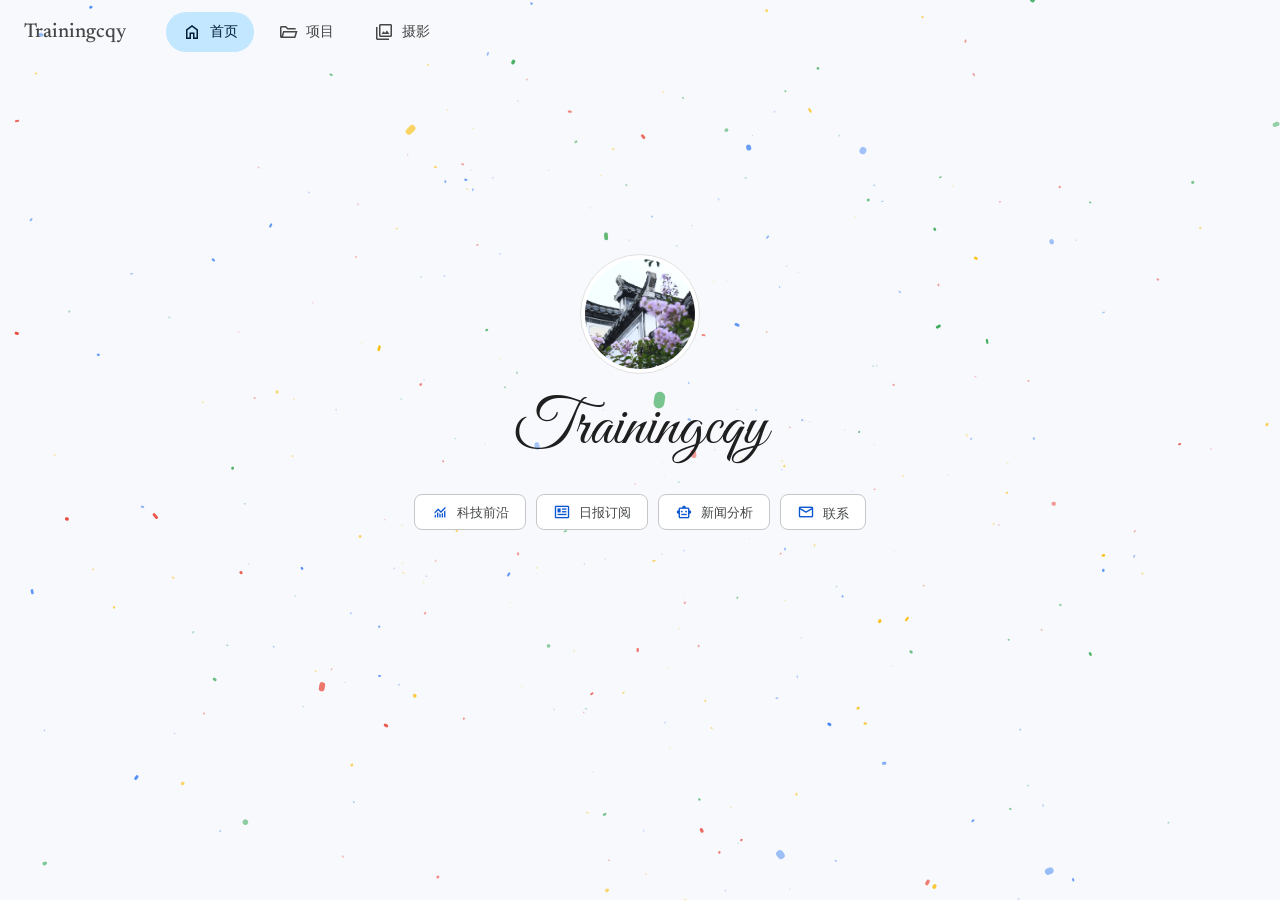
<file: index.html>
<!DOCTYPE html>
<html lang="zh-CN">

<head>
    <meta charset="UTF-8">
    <meta name="viewport" content="width=device-width, initial-scale=1.0, maximum-scale=1.0, user-scalable=no">
    <meta name="color-scheme" content="light dark">
    <title>Overview | Trainingcqy</title>
    <meta name="description" content="Trainingcqy 的个人主页，展示项目、工程能力与摄影作品">
    <meta property="og:title" content="Overview | Trainingcqy">
    <meta property="og:description" content="Trainingcqy 的个人主页，展示项目、工程能力与摄影作品">
    <meta property="og:type" content="website">
    <meta property="og:url" content="https://trainingcqy.com/">
    <link rel="canonical" href="https://trainingcqy.com/">
    <link rel="icon" type="image/jpeg" href="img/favicon.png">
    <link rel="apple-touch-icon" href="img/favicon.png">
    <link rel="preconnect" href="https://fonts.googleapis.com">
    <link rel="preconnect" href="https://fonts.gstatic.com" crossorigin>
    <link href="https://fonts.googleapis.com/css2?family=Great+Vibes&family=Newsreader:wght@500&family=Roboto:wght@400;500;700&display=swap"
        rel="stylesheet">
    <link rel="stylesheet"
        href="https://fonts.googleapis.com/css2?family=Material+Symbols+Outlined:opsz,wght,FILL,GRAD@24,400,0,0" />
    <link rel="stylesheet" href="style.css">

    <style>
        .topbar {
            background-color: transparent;
        }

        .main-content {
            flex: 1;
            padding: 0 40px 40px;
            display: flex;
            flex-direction: column;
            align-items: center;
            justify-content: center;
            min-height: 100vh;
            padding-top: 64px;
            position: relative;
            z-index: 10;
        }

        .center-group {
            display: flex;
            flex-direction: column;
            align-items: center;
            transform: translateY(-68px);
        }

        .profile-section {
            text-align: center;
            margin-bottom: 26px;
        }

        .avatar {
            width: 120px;
            height: 120px;
            border-radius: 50%;
            object-fit: cover;
            margin-bottom: 16px;
            border: 1px solid var(--border-color);
            background: var(--surface-color);
            padding: 4px;
        }

        .user-name {
            font-family: 'Great Vibes', cursive;
            font-size: 64px;
            font-weight: 400;
            margin-bottom: 4px;
            line-height: 1.1;
        }

        .secret-link {
            text-decoration: none;
            color: var(--text-primary);
            transition: all 0.5s ease;
            position: relative;
        }

        .secret-link:hover {
            color: #8ab4f8;
            text-shadow: 0 0 15px rgba(138, 180, 248, 0.4);
            cursor: pointer;
        }

        .action-grid {
            display: flex;
            gap: 10px;
            flex-wrap: nowrap;
            justify-content: center;
            width: 100%;
            overflow-x: auto;
            padding-bottom: 4px;
        }

        .chip {
            display: inline-flex;
            align-items: center;
            justify-content: center;
            padding: 8px 16px;
            background-color: var(--surface-color);
            border: 1px solid var(--chip-border);
            border-radius: 8px;
            text-decoration: none;
            color: var(--text-secondary);
            font-weight: 500;
            font-size: 13px;
            white-space: nowrap;
            transition: transform 0.1s;
            cursor: pointer;
            font-family: 'Roboto', 'Microsoft YaHei', sans-serif;
            line-height: 1;
        }

        .chip .material-symbols-outlined {
            font-size: 18px;
            margin-right: 8px;
            color: var(--primary-blue);
            display: block;
        }

        .chip span:not(.material-symbols-outlined) {
            position: relative;
            top: 1px;
        }

        @media (hover: hover) and (pointer: fine) {
            .chip:hover {
                background-color: var(--hover-color);
                border-color: var(--text-secondary);
                box-shadow: 0 1px 2px rgba(0, 0, 0, 0.1);
            }
        }

        .chip:active {
            background-color: var(--active-color);
            transform: scale(0.96);
        }

        #particleCanvas {
            position: fixed;
            top: 0;
            left: 0;
            width: 100%;
            height: 100%;
            z-index: 0;
            pointer-events: none;
            background: var(--bg-color);
        }

        #rainCanvas {
            position: fixed;
            top: 0;
            left: 0;
            width: 100%;
            height: 100%;
            z-index: 9998;
            pointer-events: none;
            opacity: 0;
            visibility: hidden;
            transition: opacity 3s ease, visibility 3s;
            background: rgba(10, 25, 47, 0.4);
            backdrop-filter: blur(4px);
        }

        #rainCanvas.active {
            opacity: 1;
            visibility: visible;
        }

        @media (max-width: 768px) {
            .main-content {
                padding: 20px;
                padding-top: 12vh;
                padding-bottom: 80px;
            }

            .action-grid {
                flex-wrap: wrap;
            }
        }
    </style>
</head>

<body>

    <canvas id="particleCanvas"></canvas>

    <nav class="topbar">
        <div class="logo-area">
            <span>Trainingcqy</span>
        </div>
        <a href="#" class="nav-item active"><span class="material-symbols-outlined">home</span>首页</a>
        <a href="projects.html" class="nav-item"><span class="material-symbols-outlined">folder_open</span>项目</a>
        <a href="gallery.html" class="nav-item"><span class="material-symbols-outlined">photo_library</span>摄影</a>
    </nav>

    <main class="main-content">
        <div class="center-group">

            <div class="profile-section">
                <a href="javascript:void(0);" onclick="toggleRain()" style="text-decoration: none;">
                    <img src="img/avatar.webp"
                        onerror="this.src='https://ui-avatars.com/api/?name=TC&background=0b57d0&color=fff'"
                        alt="Avatar" class="avatar">
                </a>

                <h1 class="user-name">
                    <a href="visuals.html" class="secret-link">Trainingcqy</a>
                </h1>
            </div>

            <div class="action-grid">
                <a href="https://dashboard.trainingcqy.com/" target="_blank" class="chip">
                    <span class="material-symbols-outlined">monitoring</span>科技前沿
                </a>
                <a href="https://agent.trainingcqy.com/subscribe/" target="_blank" class="chip">
                    <span class="material-symbols-outlined">newsmode</span>日报订阅
                </a>
                <a href="https://agent.trainingcqy.com/" target="_blank" class="chip">
                    <span class="material-symbols-outlined">smart_toy</span>新闻分析
                </a>
                <a id="contact-btn" onclick="copyEmail()" class="chip" style="cursor: pointer;">
                    <span class="material-symbols-outlined">mail</span>
                    <span id="email-label">联系</span>
                </a>
            </div>

        </div>
    </main>

    <nav class="bottom-nav">
        <a href="#" class="bottom-nav-item active">
            <div class="icon-container"><span class="material-symbols-outlined">home</span></div>
            <span>首页</span>
        </a>
        <a href="projects.html" class="bottom-nav-item">
            <div class="icon-container"><span class="material-symbols-outlined">folder_open</span></div>
            <span>项目</span>
        </a>
        <a href="gallery.html" class="bottom-nav-item">
            <div class="icon-container"><span class="material-symbols-outlined">photo_library</span></div>
            <span>摄影</span>
        </a>
    </nav>

    <canvas id="rainCanvas"></canvas>
    <audio id="bgm" loop preload="none"></audio>

    <script>
        function clearActiveStates() {
            document.body.style.visibility = 'hidden';
            document.body.offsetHeight;
            document.body.style.visibility = '';
        }

        window.addEventListener('pageshow', function (e) {
            const interactiveElements = document.querySelectorAll('a, button, .chip, .bottom-nav-item');
            interactiveElements.forEach(el => el.blur());

            if (e.persisted) {
                clearActiveStates();
            }
        });

        document.addEventListener('visibilitychange', function () {
            if (document.visibilityState === 'visible') {
                clearActiveStates();
            }
        });

        function copyEmail() {
            const btn = document.getElementById('contact-btn');
            const label = document.getElementById('email-label');
            const email = "trainingcqy@gmail.com";
            const originalText = "联系";

            navigator.clipboard.writeText(email).then(() => {
                label.innerText = "已复制";
                label.style.color = "#0b57d0";

                setTimeout(() => {
                    label.innerText = originalText;
                    label.style.color = "";
                    const newBtn = btn.cloneNode(true);
                    btn.parentNode.replaceChild(newBtn, btn);
                    document.getElementById('contact-btn').onclick = copyEmail;
                }, 1050);

            }).catch(err => {
                console.error(err);
                window.location.href = "mailto:" + email;
            });
        }

        const canvas = document.getElementById('rainCanvas');
        const ctx = canvas.getContext('2d');
        const audio = document.getElementById('bgm');

        const TARGET_VOLUME = 0.6;

        let rainAnimationId;
        let stopTimeoutId;
        let fadeInterval;
        let drops = [];

        class Drop {
            constructor() { this.reset(true); }
            reset(initial = false) {
                this.x = Math.random() * canvas.width;
                this.y = initial ? Math.random() * canvas.height : Math.random() * -100;
                this.z = Math.random();
                this.speed = (this.z * 6) + 6;
                this.len = (this.z * 7) + 7;
                this.width = (this.z * 0.75) + 0.7;
                this.opacity = (this.z * 0.65) + 0.6;
                this.vx = (this.z * 0.5) + 0.5;
            }
            fall() {
                this.x += this.vx;
                this.y += this.speed;
                if (this.y > canvas.height || this.x > canvas.width) this.reset();
            }
            draw() {
                ctx.beginPath();
                ctx.moveTo(this.x, this.y);
                ctx.lineTo(this.x + this.vx, this.y + this.len);
                ctx.strokeStyle = `rgba(174, 194, 224, ${this.opacity})`;
                ctx.lineWidth = this.width;
                ctx.lineCap = 'round';
                ctx.stroke();
            }
        }

        function initDrops() {
            drops = [];
            const dropCount = Math.floor(window.innerWidth / 1.5);
            for (let i = 0; i < dropCount; i++) drops.push(new Drop());
        }

        function animateRain() {
            ctx.clearRect(0, 0, canvas.width, canvas.height);
            drops.forEach(drop => { drop.fall(); drop.draw(); });
            rainAnimationId = requestAnimationFrame(animateRain);
        }

        function toggleRain() {
            if (canvas.classList.contains('active')) {
                stopRain();
            } else {
                startRain();
            }
        }

        function startRain() {
            if (window.particleSystem) window.particleSystem.hide();

            if (stopTimeoutId) clearTimeout(stopTimeoutId);

            canvas.width = window.innerWidth;
            canvas.height = window.innerHeight;

            if (!rainAnimationId) {
                initDrops();
                animateRain();
            }
            canvas.classList.add('active');

            if (!audio.src) {
                audio.src = "music/Rain after Summer.mp3";
            }

            if (fadeInterval) clearInterval(fadeInterval);
            audio.volume = TARGET_VOLUME;
            audio.play().catch(() => { });
        }

        function stopRain() {
            canvas.classList.remove('active');

            if (window.particleSystem) window.particleSystem.burst();

            if (fadeInterval) clearInterval(fadeInterval);

            fadeInterval = setInterval(() => {
                if (audio.volume > 0.01) {
                    audio.volume *= 0.9;
                } else {
                    clearInterval(fadeInterval);
                    audio.pause();
                    audio.currentTime = 0;
                    audio.volume = TARGET_VOLUME;
                }
            }, 50);

            stopTimeoutId = setTimeout(() => {
                cancelAnimationFrame(rainAnimationId);
                rainAnimationId = null;
            }, 3000);
        }

        window.addEventListener('resize', () => {
            if (canvas.classList.contains('active')) {
                canvas.width = window.innerWidth;
                canvas.height = window.innerHeight;
                initDrops();
            }
        });

        (function () {
            const pCanvas = document.getElementById('particleCanvas');
            const pCtx = pCanvas.getContext('2d');

            let pW, pH, pCx, pCy;
            let pMouseX = 0, pMouseY = 0;
            let pRotX = 0, pRotY = 0;

            const P_COLORS = ['#4285F4', '#EA4335', '#FBBC05', '#34A853'];

            const P_CFG = {
                count: 675,
                depth: 700,
                safeRadius: 200,
                boundary: 1800,
                rotSpeed: 0.00075,
                mouseSens: 0.0005,
            };

            const WINDUP_MS = 350;
            const BURST_MS = 1400;
            let introStart = null;
            let pReqId = null;

            function easeOutQuart(t) { return 1 - Math.pow(1 - t, 4); }

            function pResize() {
                pW = pCanvas.width = window.innerWidth;
                pH = pCanvas.height = window.innerHeight;
                pCx = pW / 2; pCy = pH / 2;
            }
            window.addEventListener('resize', pResize);
            pResize();

            document.addEventListener('mousemove', e => {
                pMouseX = e.clientX - pCx;
                pMouseY = e.clientY - pCy;
            });

            class Particle {
                constructor() { this.spawnBurst(); }

                spawnBurst() {
                    const u = Math.random(), v = Math.random();
                    const theta = 2 * Math.PI * u;
                    const phi = Math.acos(2 * v - 1);
                    const r = P_CFG.safeRadius + Math.pow(Math.random(), 0.6) * (P_CFG.boundary - P_CFG.safeRadius) * 0.55;
                    this.fx = r * Math.sin(phi) * Math.cos(theta);
                    this.fy = r * Math.sin(phi) * Math.sin(theta);
                    this.fz = r * Math.cos(phi);
                    this.x = 0; this.y = 0; this.z = 0;
                    this.delay = Math.random() * 0.15;
                    this.vx = (Math.random() - 0.5) * 0.35;
                    this.vy = (Math.random() - 0.5) * 0.35;
                    this.vz = (Math.random() - 0.5) * 0.35;
                    this._setAppearance();
                    this.alpha = 0;
                    this.settled = false;
                }

                spawn() {
                    const u = Math.random(), v = Math.random();
                    const theta = 2 * Math.PI * u;
                    const phi = Math.acos(2 * v - 1);
                    const r = P_CFG.safeRadius + Math.pow(Math.random(), 0.6) * (P_CFG.boundary - P_CFG.safeRadius) * 0.55;
                    this.x = r * Math.sin(phi) * Math.cos(theta);
                    this.y = r * Math.sin(phi) * Math.sin(theta);
                    this.z = r * Math.cos(phi);
                    this.vx = (Math.random() - 0.5) * 0.35;
                    this.vy = (Math.random() - 0.5) * 0.35;
                    this.vz = (Math.random() - 0.5) * 0.35;
                    this._setAppearance();
                    this.alpha = Math.random();
                    this.settled = true;
                }

                _setAppearance() {
                    this.color = P_COLORS[Math.floor(Math.random() * P_COLORS.length)];
                    this.baseLen = 3 + Math.random() * 3;
                    this.baseThick = 2 + Math.random() * 1;
                    this.dashAngle = Math.random() * Math.PI;
                    this.phase = Math.random() * Math.PI * 2;
                    this.phaseSpd = 0.0015 + Math.random() * 0.0025;
                }

                update(now) {
                    this.phase += this.phaseSpd;

                    if (this.settled) {
                        this.x += this.vx; this.y += this.vy; this.z += this.vz;
                        if (this.alpha < 1) this.alpha = Math.min(1, this.alpha + 0.015);
                        const d = Math.sqrt(this.x ** 2 + this.y ** 2 + this.z ** 2);
                        if (d > P_CFG.boundary) this.spawn();
                        return;
                    }

                    const elapsed = now - introStart;
                    if (elapsed < WINDUP_MS) { this.alpha = 0; return; }
                    const t = Math.min(1, (elapsed - WINDUP_MS - this.delay * BURST_MS) / BURST_MS);
                    if (t <= 0) { this.alpha = 0; return; }
                    const e = easeOutQuart(t);
                    this.x = this.fx * e;
                    this.y = this.fy * e;
                    this.z = this.fz * e;
                    this.alpha = Math.min(1, t * 5);
                    if (t >= 1) this.settled = true;
                }

                draw(rX, rY) {
                    if (this.alpha < 0.01) return;

                    const cY = Math.cos(rY), sY = Math.sin(rY);
                    const x1 = this.x * cY - this.z * sY;
                    const z1 = this.z * cY + this.x * sY;
                    const cX = Math.cos(rX), sX = Math.sin(rX);
                    const y1 = this.y * cX - z1 * sX;
                    const z2 = z1 * cX + this.y * sX;

                    const scale = P_CFG.depth / (P_CFG.depth + z2);
                    if (scale < 0 || scale > 8) return;

                    const sx = pCx + x1 * scale;
                    const sy = pCy + y1 * scale;

                    const depthFade = Math.max(0, Math.min(1,
                        (P_CFG.boundary * 0.9 - Math.abs(z2)) / (P_CFG.boundary * 0.9)
                    ));
                    const depthBright = Math.min(1, scale * 0.85 + 0.15);
                    const breath = 0.8 + Math.sin(this.phase) * 0.2;
                    const finalAlpha = this.alpha * depthFade * depthBright * breath;
                    if (finalAlpha < 0.02) return;

                    const len = this.baseLen * breath * scale;
                    const thick = this.baseThick * scale;
                    if (len < 0.5) return;

                    pCtx.save();
                    pCtx.translate(sx, sy);
                    pCtx.rotate(this.dashAngle);
                    pCtx.globalAlpha = finalAlpha;
                    pCtx.fillStyle = this.color;

                    const hw = len / 2, hh = Math.max(thick / 2, 0.6);
                    pCtx.beginPath();
                    if (hw > hh) {
                        pCtx.moveTo(-hw + hh, -hh);
                        pCtx.lineTo(hw - hh, -hh);
                        pCtx.arc(hw - hh, 0, hh, -Math.PI / 2, Math.PI / 2);
                        pCtx.lineTo(-hw + hh, hh);
                        pCtx.arc(-hw + hh, 0, hh, Math.PI / 2, -Math.PI / 2);
                    } else {
                        pCtx.arc(0, 0, hh, 0, Math.PI * 2);
                    }
                    pCtx.closePath();
                    pCtx.fill();
                    pCtx.restore();
                }
            }

            const particles = Array.from({ length: P_CFG.count }, () => new Particle());

            function pAnimate(now) {
                if (!introStart) introStart = now;

                pCtx.clearRect(0, 0, pW, pH);

                pRotY += P_CFG.rotSpeed;
                pRotX += (pMouseY * P_CFG.mouseSens - pRotX) * 0.05;
                const finalRY = pRotY + pMouseX * P_CFG.mouseSens * 2;

                for (const p of particles) { p.update(now); p.draw(pRotX, finalRY); }

                pReqId = requestAnimationFrame(pAnimate);
            }

            window.particleSystem = {
                hide: function () {
                    if (pReqId) {
                        cancelAnimationFrame(pReqId);
                        pReqId = null;
                    }
                    pCtx.clearRect(0, 0, pW, pH);
                },
                burst: function () {
                    if (!pReqId) {
                        introStart = null;
                        particles.forEach(p => p.spawnBurst());
                        pReqId = requestAnimationFrame(pAnimate);
                    }
                }
            };

            pReqId = requestAnimationFrame(pAnimate);
        })();
    </script>
</body>

</html>
</file>
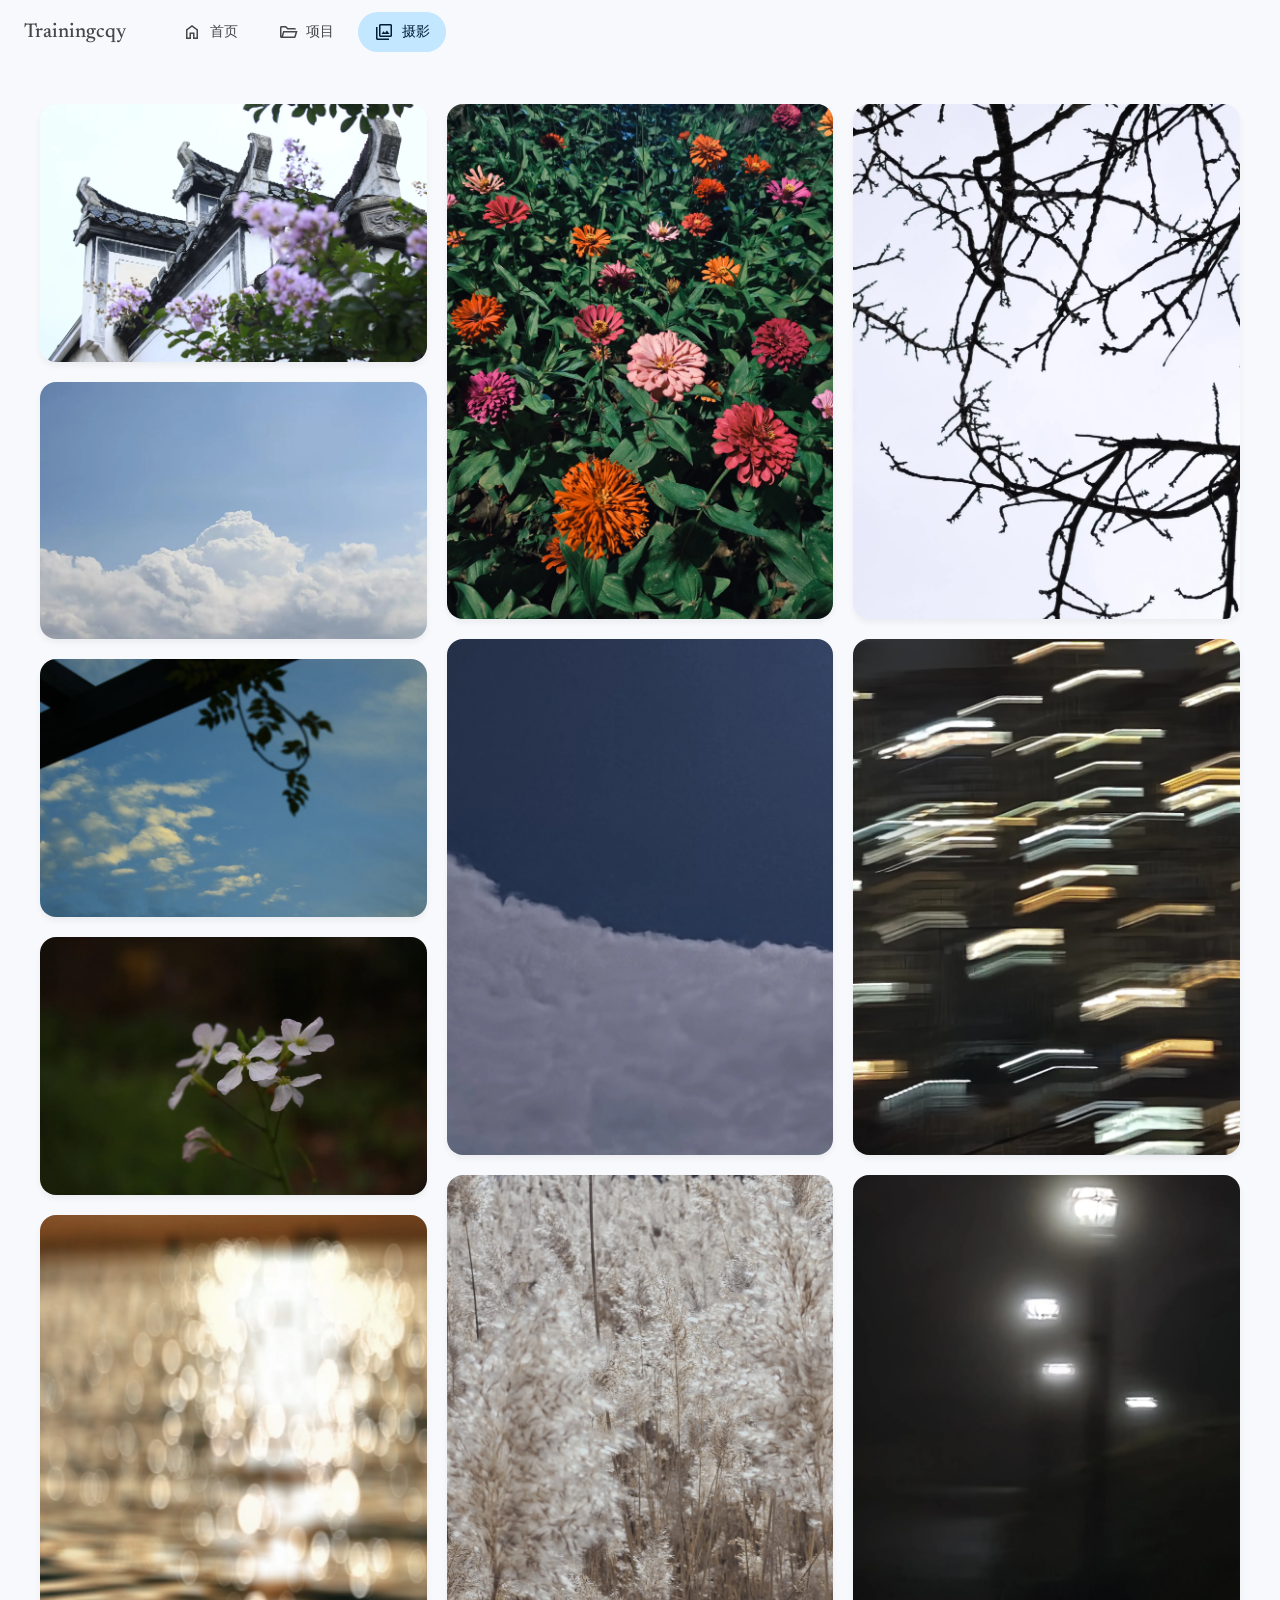
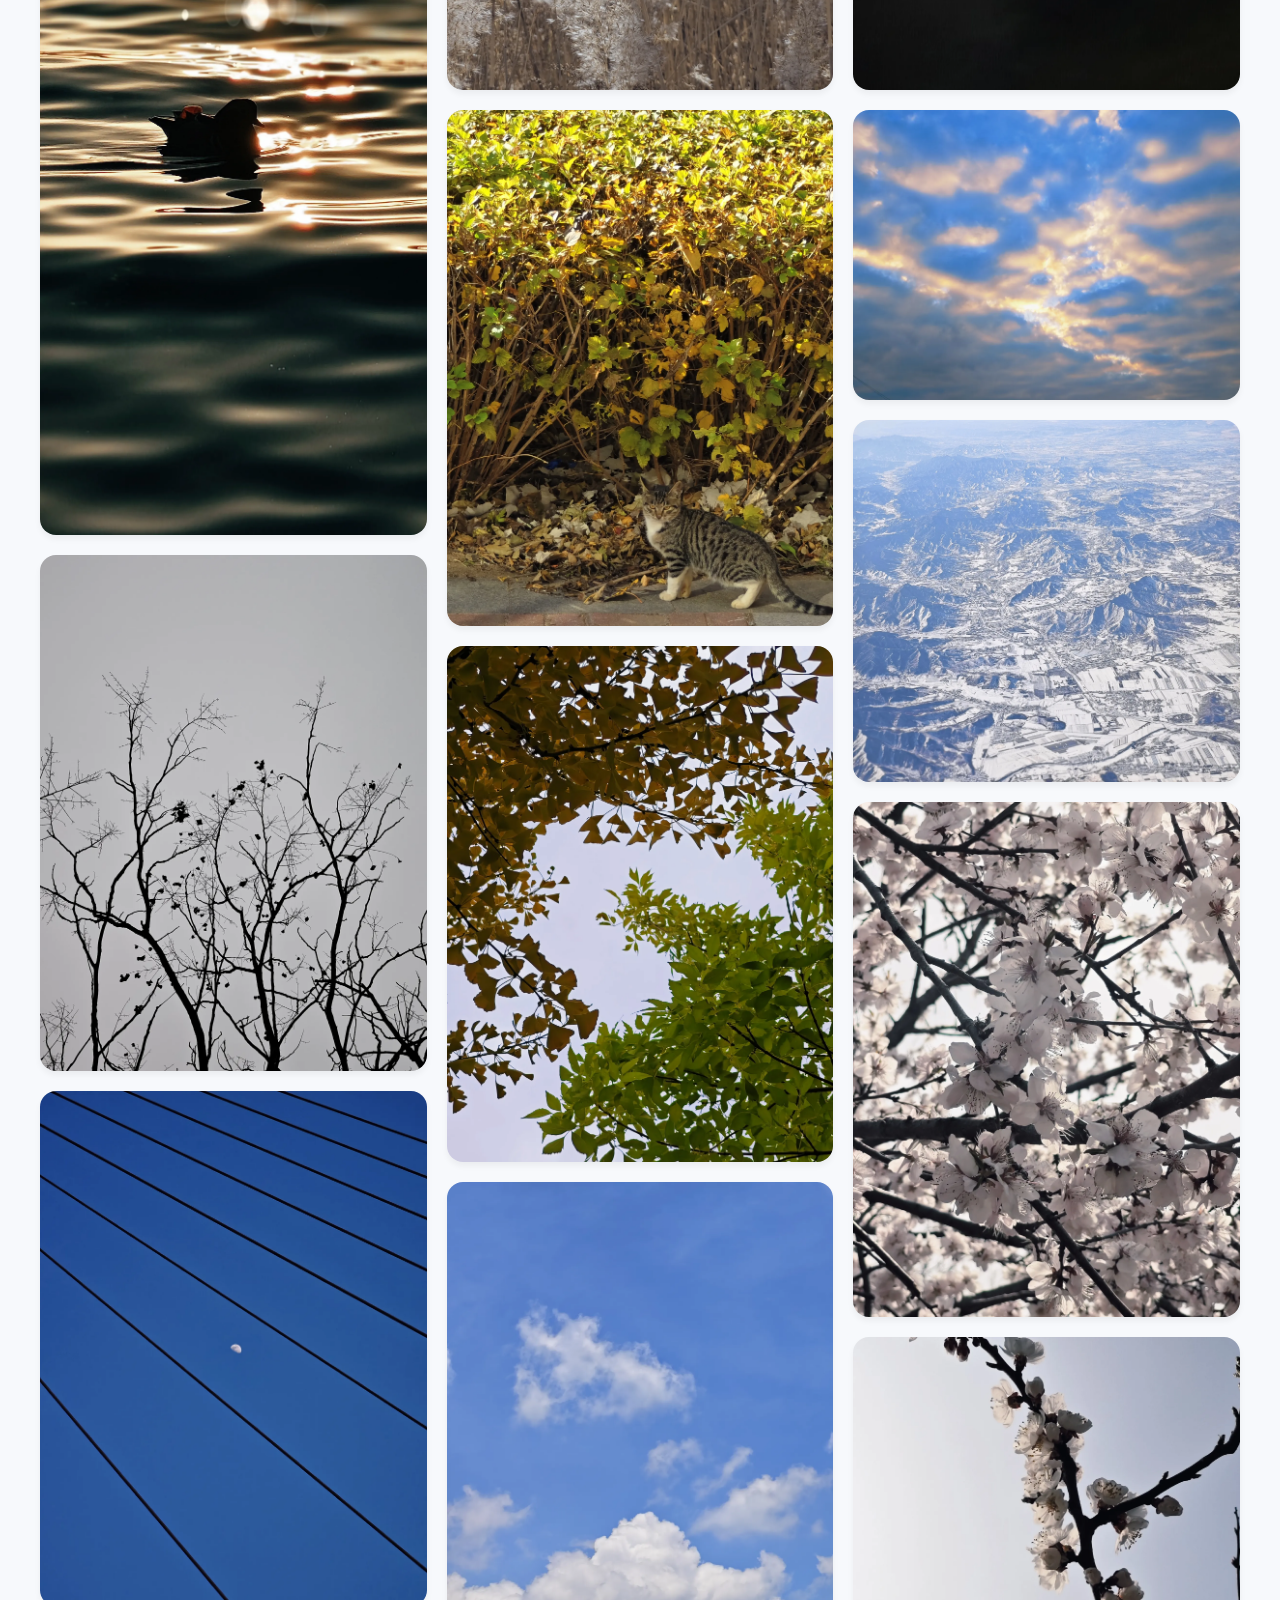
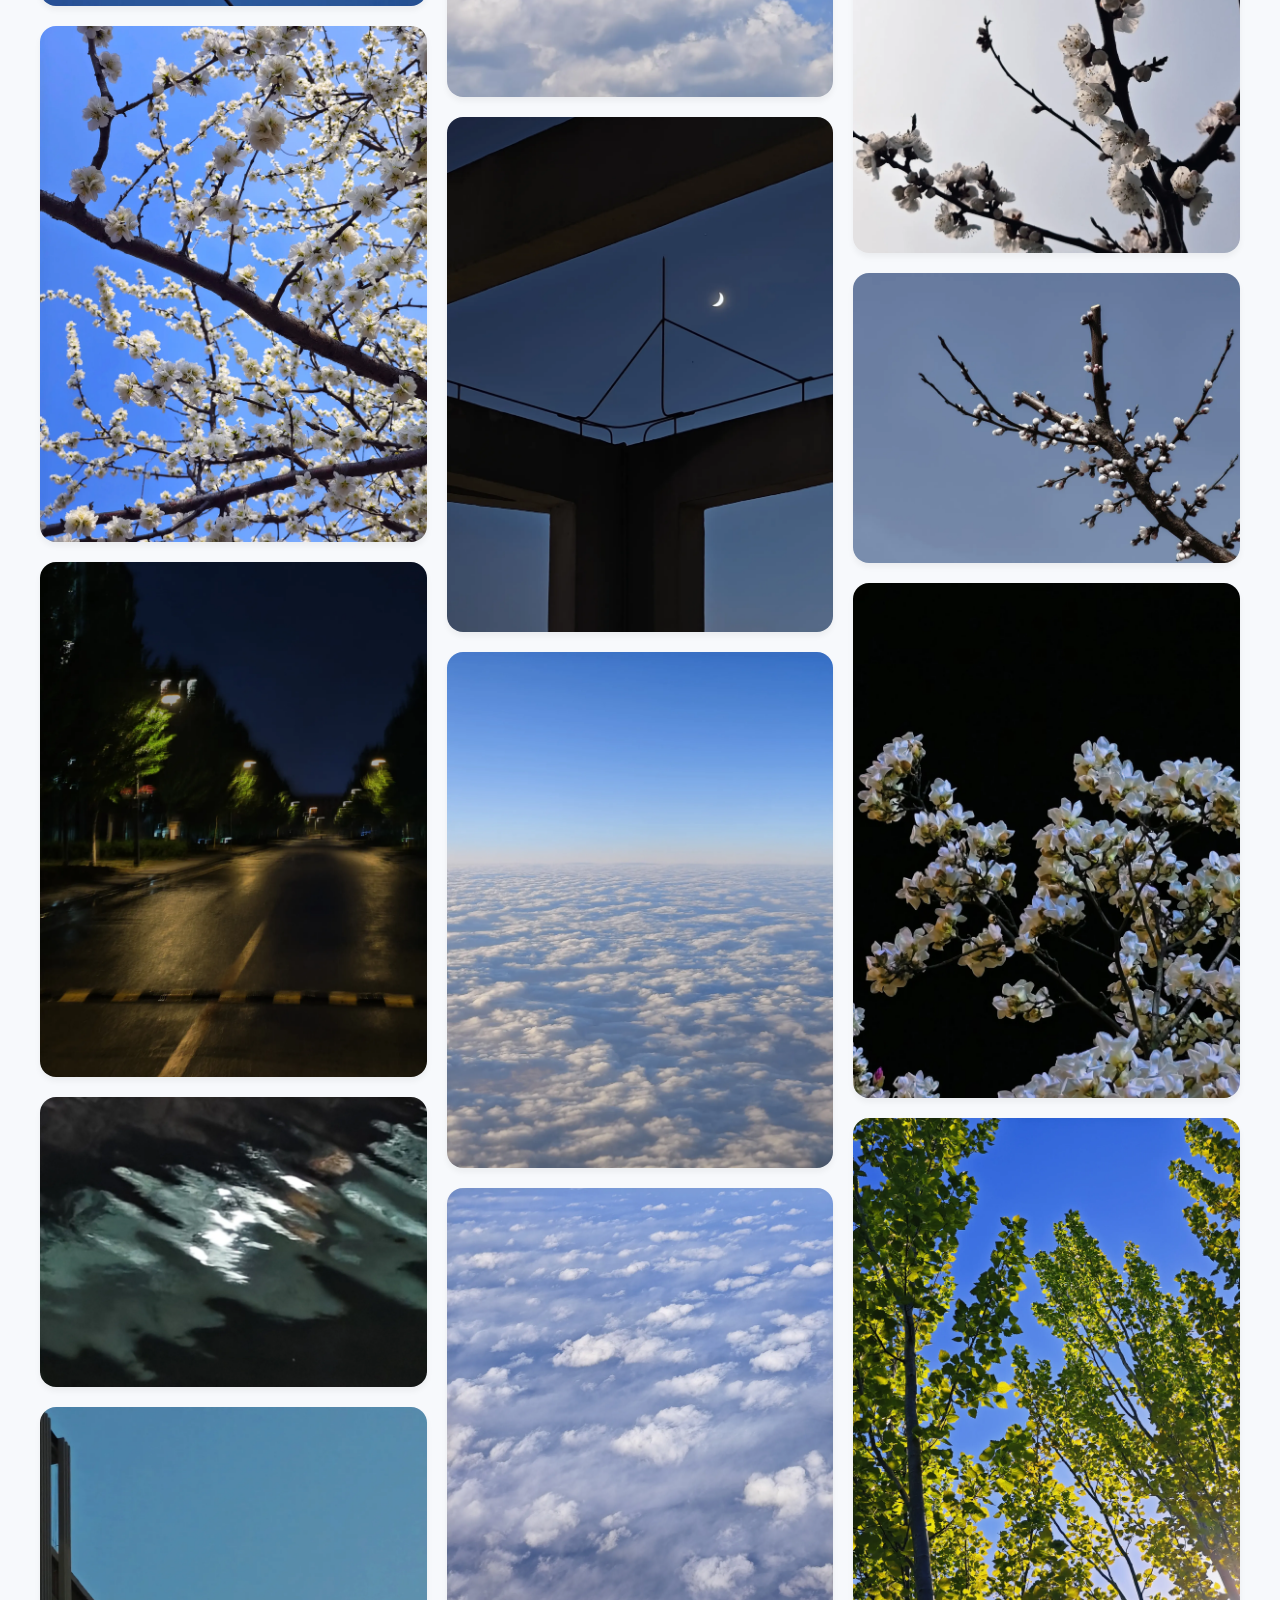
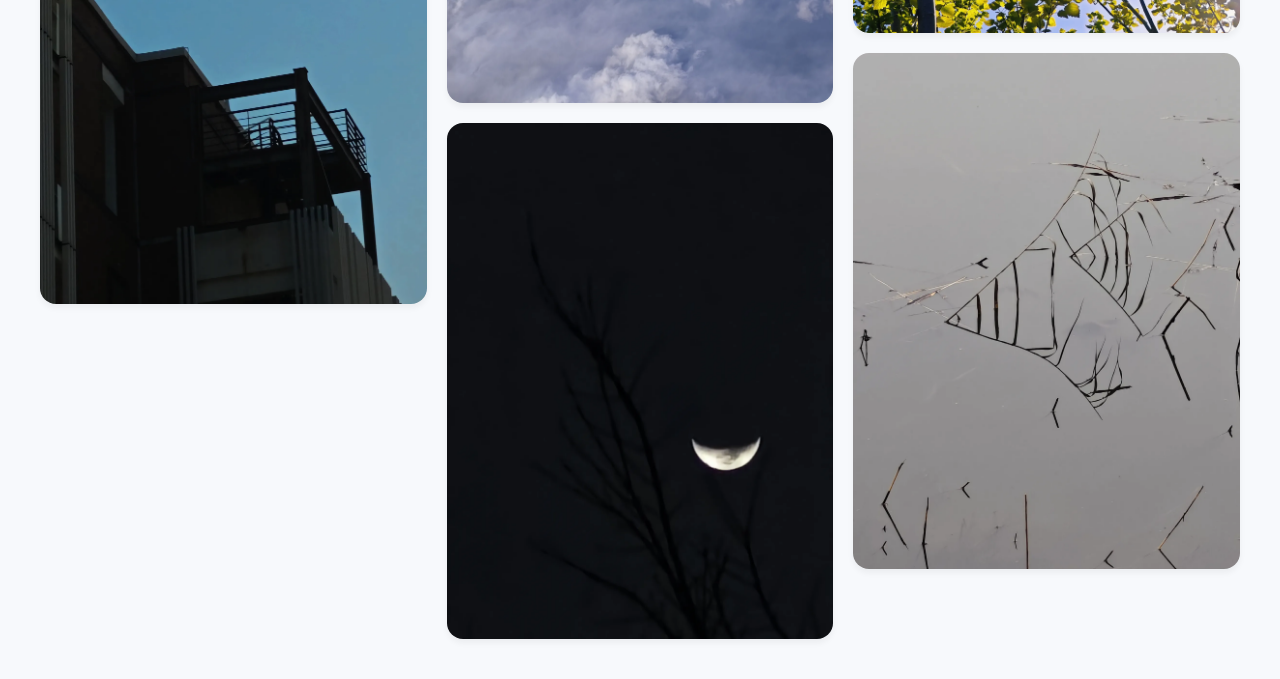
<file: gallery.html>
<!DOCTYPE html>
<html lang="zh-CN">

<head>
    <meta charset="UTF-8">
    <meta name="viewport" content="width=device-width, initial-scale=1.0, maximum-scale=1.0, user-scalable=no">
    <meta name="color-scheme" content="light dark">
    <title>Gallery | Trainingcqy</title>
    <meta name="description" content="Trainingcqy 的摄影作品集">
    <meta property="og:title" content="Gallery | Trainingcqy">
    <meta property="og:description" content="Trainingcqy 的摄影作品集">
    <meta property="og:type" content="website">
    <meta property="og:url" content="https://trainingcqy.com/gallery.html">
    <link rel="canonical" href="https://trainingcqy.com/gallery.html">
    <link rel="icon" type="image/jpeg" href="img/favicon.png">
    <link rel="apple-touch-icon" href="img/favicon.png">
    <link href="https://fonts.googleapis.com/css2?family=Newsreader:wght@500&family=Roboto:wght@400;500;700&display=swap" rel="stylesheet">
    <link rel="stylesheet"
        href="https://fonts.googleapis.com/css2?family=Material+Symbols+Outlined:opsz,wght,FILL,GRAD@24,400,0,0" />
    <link rel="stylesheet" href="style.css">
    <style>
        .photo-card {
            -webkit-user-select: none;
            -moz-user-select: none;
            -ms-user-select: none;
            user-select: none;
            -webkit-touch-callout: none;
            cursor: pointer;
	}

        :root {
            --shadow-normal: 0 4px 6px rgba(0, 0, 0, 0.05);
            --shadow-hover: 0 12px 24px rgba(0, 0, 0, 0.15);
        }

        @media (prefers-color-scheme: dark) {
            :root {
                --shadow-normal: 0 4px 6px rgba(0, 0, 0, 0.3);
                --shadow-hover: 0 12px 24px rgba(0, 0, 0, 0.5);
            }
        }

        .main-content {
            flex: 1;
            padding: 40px;
            padding-top: calc(64px + 20px);
            display: flex;
            flex-direction: column;
            align-items: center;
        }

        .gallery-container {
            width: 100%;
            max-width: 1200px;
            column-count: 3;
            column-gap: 20px;
            padding-top: 20px;
        }

        .photo-card {
            background: transparent;
            border-radius: 16px;
            overflow: hidden;
            margin-bottom: 20px;
            break-inside: avoid;
            transition: transform 0.3s cubic-bezier(0.34, 1.56, 0.64, 1), box-shadow 0.3s ease;
            box-shadow: var(--shadow-normal);
            line-height: 0;
            display: block;
        }

        @media (hover: hover) and (pointer: fine) {
            .photo-card:hover {
                transform: translateY(-4px) scale(1.01);
                box-shadow: var(--shadow-hover);
                z-index: 2;
            }
        }

        .photo-card img {
            width: 100%;
            height: auto;
            display: block;
            object-fit: cover;
        }

        @media (max-width: 1024px) {
            .gallery-container {
                column-count: 2;
            }
        }

        @media (max-width: 768px) {
            .photo-card img {
                -webkit-touch-callout: none;
                pointer-events: none;
            }

            .main-content {
                padding: 20px;
                padding-top: 24px;
                padding-bottom: 80px;
            }

            .gallery-container {
                column-count: 1;
            }
        }
    </style>
</head>

<body>
    <nav class="topbar">
        <div class="logo-area">
            <span>Trainingcqy</span>
        </div>
        <a href="index.html" class="nav-item"><span class="material-symbols-outlined">home</span>首页</a>
        <a href="projects.html" class="nav-item"><span class="material-symbols-outlined">folder_open</span>项目</a>
        <a href="#" class="nav-item active"><span class="material-symbols-outlined">photo_library</span>摄影</a>
    </nav>

    <main class="main-content">
        <div class="gallery-container">
            <div class="photo-card"><img src="img/avatar.webp" loading="eager" alt="Gallery 1"></div>
            <div class="photo-card"><img src="img/photo_2.webp" loading="eager" alt="Gallery 2"></div>
            <div class="photo-card"><img src="img/photo_3.webp" loading="eager" alt="Gallery 3"></div>
            <div class="photo-card"><img src="img/photo_4.webp" loading="eager" alt="Gallery 4"></div>
            <div class="photo-card"><img src="img/photo_5.webp" loading="eager" alt="Gallery 5"></div>
            <div class="photo-card"><img src="img/photo_6.webp" loading="lazy" alt="Gallery 6"></div>
            <div class="photo-card"><img src="img/photo_7.webp" loading="lazy" alt="Gallery 7"></div>
            <div class="photo-card"><img src="img/photo_8.webp" loading="lazy" alt="Gallery 8"></div>
            <div class="photo-card"><img src="img/photo_9.webp" loading="lazy" alt="Gallery 9"></div>
            <div class="photo-card"><img src="img/photo_10.webp" loading="lazy" alt="Gallery 10"></div>
            <div class="photo-card"><img src="img/photo_11.webp" loading="lazy" alt="Gallery 11"></div>
            <div class="photo-card"><img src="img/photo_12.webp" loading="lazy" alt="Gallery 12"></div>
            <div class="photo-card"><img src="img/photo_13.webp" loading="lazy" alt="Gallery 13"></div>
            <div class="photo-card"><img src="img/photo_14.webp" loading="lazy" alt="Gallery 14"></div>
            <div class="photo-card"><img src="img/photo_15.webp" loading="lazy" alt="Gallery 15"></div>
            <div class="photo-card"><img src="img/photo_16.webp" loading="lazy" alt="Gallery 16"></div>
            <div class="photo-card"><img src="img/photo_17.webp" loading="lazy" alt="Gallery 17"></div>
            <div class="photo-card"><img src="img/photo_18.webp" loading="lazy" alt="Gallery 18"></div>
            <div class="photo-card"><img src="img/photo_19.webp" loading="lazy" alt="Gallery 19"></div>
            <div class="photo-card"><img src="img/photo_20.webp" loading="lazy" alt="Gallery 20"></div>
            <div class="photo-card"><img src="img/photo_21.webp" loading="lazy" alt="Gallery 21"></div>
            <div class="photo-card"><img src="img/photo_22.webp" loading="lazy" alt="Gallery 22"></div>
            <div class="photo-card"><img src="img/photo_23.webp" loading="lazy" alt="Gallery 23"></div>
            <div class="photo-card"><img src="img/photo_24.webp" loading="lazy" alt="Gallery 24"></div>
            <div class="photo-card"><img src="img/photo_25.webp" loading="lazy" alt="Gallery 25"></div>
            <div class="photo-card"><img src="img/photo_26.webp" loading="lazy" alt="Gallery 26"></div>
            <div class="photo-card"><img src="img/photo_27.webp" loading="lazy" alt="Gallery 27"></div>
            <div class="photo-card"><img src="img/photo_28.webp" loading="lazy" alt="Gallery 28"></div>
            <div class="photo-card"><img src="img/photo_29.webp" loading="lazy" alt="Gallery 29"></div>
            <div class="photo-card"><img src="img/photo_30.webp" loading="lazy" alt="Gallery 30"></div>
            <div class="photo-card"><img src="img/photo_31.webp" loading="lazy" alt="Gallery 31"></div>
            <div class="photo-card"><img src="img/photo_32.webp" loading="lazy" alt="Gallery 32"></div>
            <!-- <div class="photo-card"><img src="img/photo_33.webp" loading="lazy" alt="Gallery 33"></div>
            <div class="photo-card"><img src="img/photo_34.webp" loading="lazy" alt="Gallery 34"></div>
            <div class="photo-card"><img src="img/photo_35.webp" loading="lazy" alt="Gallery 35"></div>
            <div class="photo-card"><img src="img/photo_36.webp" loading="lazy" alt="Gallery 36"></div>
            <div class="photo-card"><img src="img/photo_37.webp" loading="lazy" alt="Gallery 37"></div>
            <div class="photo-card"><img src="img/photo_38.webp" loading="lazy" alt="Gallery 38"></div>
            <div class="photo-card"><img src="img/photo_39.webp" loading="lazy" alt="Gallery 39"></div>
            <div class="photo-card"><img src="img/photo_40.webp" loading="lazy" alt="Gallery 40"></div> -->
        </div>
    </main>

    <nav class="bottom-nav">
        <a href="index.html" class="bottom-nav-item">
            <div class="icon-container"><span class="material-symbols-outlined">home</span></div>
            <span>首页</span>
        </a>
        <a href="projects.html" class="bottom-nav-item">
            <div class="icon-container"><span class="material-symbols-outlined">folder_open</span></div>
            <span>项目</span>
        </a>
        <a href="#" class="bottom-nav-item active">
            <div class="icon-container"><span class="material-symbols-outlined">photo_library</span></div>
            <span>摄影</span>
        </a>
    </nav>

    <script>
        function clearActiveStates() {
            document.body.style.visibility = 'hidden';
            document.body.offsetHeight;
            document.body.style.visibility = '';
        }

        window.addEventListener('pageshow', function (e) {
            const interactiveElements = document.querySelectorAll('a, button, .nav-item, .bottom-nav-item, .photo-card, .chip');
            interactiveElements.forEach(el => {
                if (typeof el.blur === 'function') el.blur();
            });

            if (e.persisted) {
                clearActiveStates();
            }
        });

        document.addEventListener('visibilitychange', function () {
            if (document.visibilityState === 'visible') {
                clearActiveStates();
            }
        });
    </script>
</body>

</html>
</file>
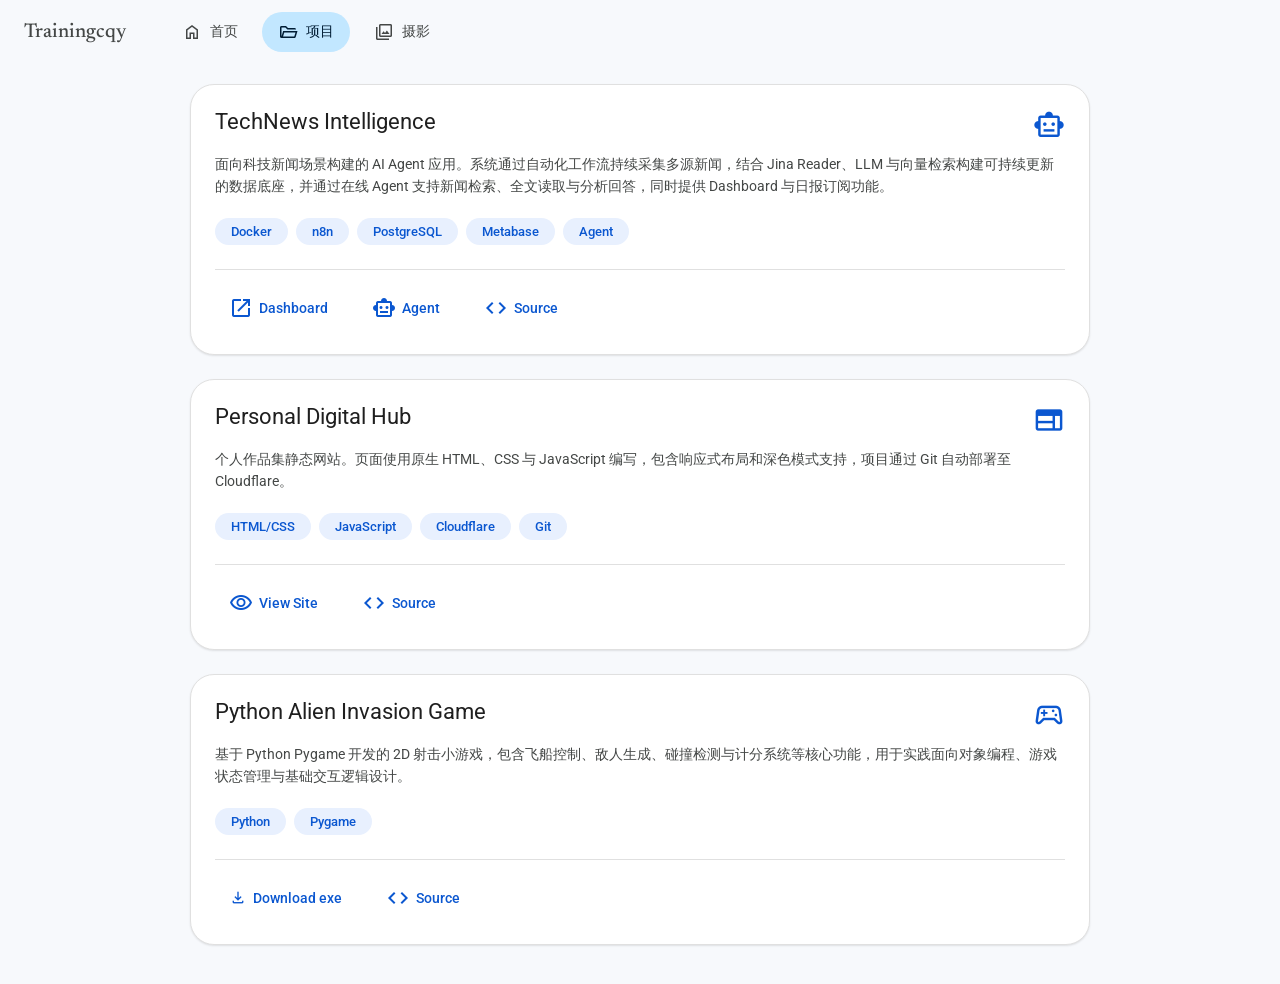
<file: projects.html>
<!DOCTYPE html>
<html lang="zh-CN">

<head>
    <meta charset="UTF-8">
    <meta name="viewport" content="width=device-width, initial-scale=1.0, maximum-scale=1.0, user-scalable=no">
    <meta name="color-scheme" content="light dark">
    <title>Projects | Trainingcqy</title>
    <meta name="description" content="Trainingcqy 的项目作品集，包含 AI 数据工程、个人网站与游戏开发等项目">
    <meta property="og:title" content="Projects | Trainingcqy">
    <meta property="og:description" content="Trainingcqy 的项目作品集，包含 AI 数据工程、个人网站与游戏开发等项目">
    <meta property="og:type" content="website">
    <meta property="og:url" content="https://trainingcqy.com/projects.html">
    <link rel="canonical" href="https://trainingcqy.com/projects.html">
    <link rel="icon" type="image/jpeg" href="img/favicon.png">
    <link rel="apple-touch-icon" href="img/favicon.png">
    <link href="https://fonts.googleapis.com/css2?family=Newsreader:wght@500&family=Roboto:wght@400;500;700&display=swap" rel="stylesheet">
    <link rel="stylesheet"
        href="https://fonts.googleapis.com/css2?family=Material+Symbols+Outlined:opsz,wght,FILL,GRAD@24,400,0,0" />
    <link rel="stylesheet" href="style.css">
    <style>
        :root {
            --pill-bg: #e8f0fe;
            --card-hover-bg: #fafdff;
            --card-hover-border: #c2e7ff;
            --pill-hover-bg: #d3e3fd;
            --shadow-normal: 0 1px 2px rgba(0, 0, 0, 0.1);
            --shadow-hover: 0 12px 24px rgba(11, 87, 208, 0.15);
            --dialog-btn-hover: rgba(11, 87, 208, 0.08);
        }

        @media (prefers-color-scheme: dark) {
            :root {
                --pill-bg: rgba(138, 180, 248, 0.12);
                --card-hover-bg: #28292a;
                --card-hover-border: #5f6368;
                --pill-hover-bg: rgba(138, 180, 248, 0.24);
                --shadow-normal: 0 1px 2px rgba(0, 0, 0, 0.3);
                --shadow-hover: 0 12px 24px rgba(0, 0, 0, 0.5);
                --dialog-btn-hover: rgba(138, 180, 248, 0.08);
            }
        }

        .main-content {
            flex: 1;
            padding: 40px;
            padding-top: calc(64px + 20px);
            display: flex;
            flex-direction: column;
            align-items: center;
        }

        .projects-container {
            width: 100%;
            max-width: 900px;
            display: flex;
            flex-direction: column;
            gap: 24px;
        }

        @keyframes fadeInUp {
            from {
                opacity: 0;
                transform: translateY(30px);
            }

            to {
                opacity: 1;
                transform: translateY(0);
            }
        }

        .project-card {
            background: var(--surface-color);
            border: 1px solid var(--border-color);
            border-radius: 24px;
            padding: 24px;
            cursor: default;
            will-change: transform, box-shadow;
            transition: all 0.3s cubic-bezier(0.34, 1.56, 0.64, 1);
            box-shadow: var(--shadow-normal);
            opacity: 0;
            animation: fadeInUp 0.6s ease-out forwards;
            position: relative;
            overflow: hidden;
            -webkit-user-select: none;
            -moz-user-select: none;
            -ms-user-select: none;
            user-select: none;
            -webkit-touch-callout: none;
            touch-action: pan-y;
            -webkit-user-drag: none;
        }

        .project-card:nth-child(1) {
            animation-delay: 0.1s;
        }

        .project-card:nth-child(2) {
            animation-delay: 0.2s;
        }

        .project-card:nth-child(3) {
            animation-delay: 0.3s;
        }

        @media (hover: hover) and (pointer: fine) {
            .project-card:hover {
                transform: translateY(-12px) scale(1.02);
                box-shadow: 0 10px 20px rgba(11, 87, 208, 0.2);
                background-color: var(--card-hover-bg);
                border-color: var(--card-hover-border);
                z-index: 2;
            }
        }

        .card-header {
            display: flex;
            justify-content: space-between;
            align-items: flex-start;
            margin-bottom: 12px;
        }

        .project-title {
            font-size: 22px;
            font-weight: 400;
            color: var(--text-primary);
            transition: color 0.3s;
        }

        @media (hover: hover) and (pointer: fine) {
            .project-card:hover .project-title {
                color: var(--primary-blue);
            }
        }

        .project-icon {
            font-size: 32px;
            color: var(--primary-blue);
            transition: transform 0.3s cubic-bezier(0.34, 1.56, 0.64, 1);
        }

        @media (hover: hover) and (pointer: fine) {
            .project-card:hover .project-icon {
                transform: scale(1.1) rotate(-10deg);
            }
        }

        .project-desc {
            font-size: 14px;
            line-height: 1.6;
            color: var(--text-secondary);
            margin-bottom: 20px;
            transition: color 0.2s;
        }

        .project-title,
        .project-icon,
        .project-desc,
        .tech-stack {
            pointer-events: none;
        }

        .project-card,
        .project-card * {
            -webkit-user-select: none !important;
            -moz-user-select: none !important;
            -ms-user-select: none !important;
            user-select: none !important;
            -webkit-touch-callout: none !important;
            -webkit-user-drag: none;
        }

        .project-card .material-symbols-outlined {
            pointer-events: none;
        }

        .tech-stack {
            display: flex;
            gap: 8px;
            flex-wrap: wrap;
            margin-bottom: 24px;
        }

        .tech-pill {
            background-color: var(--pill-bg);
            color: var(--primary-blue);
            padding: 6px 16px;
            border-radius: 50px;
            font-size: 13px;
            font-weight: 500;
            transition: all 0.2s;
        }

        @media (hover: hover) and (pointer: fine) {
            .project-card:hover .tech-pill {
                background-color: var(--pill-hover-bg);
            }
        }

        .card-actions {
            display: flex;
            gap: 16px;
            border-top: 1px solid var(--border-color);
            padding-top: 16px;
            transition: border-color 0.2s;
        }

        @media (hover: hover) and (pointer: fine) {
            .project-card:hover .card-actions {
                border-color: var(--card-hover-border);
            }
        }

        .action-btn {
            display: flex;
            align-items: center;
            text-decoration: none;
            color: var(--primary-blue);
            font-size: 14px;
            font-weight: 500;
            gap: 8px;
            padding: 8px 16px;
            border-radius: 20px;
            background-color: transparent;
            margin-left: -16px;
            transition: all 0.2s ease;
            cursor: pointer;
        }

        @media (hover: hover) and (pointer: fine) {
            .action-btn:hover {
                background-color: var(--pill-hover-bg);
                transform: translateX(4px);
            }
        }

        .action-btn:active {
            background-color: var(--pill-hover-bg);
            transform: scale(0.95);
            transition: transform 0.1s;
        }

        .action-btn.disabled {
            color: #8e918f;
            cursor: not-allowed;
            background-color: transparent !important;
            transform: none !important;
        }

        .dialog-overlay {
            position: fixed;
            top: 0;
            left: 0;
            width: 100%;
            height: 100%;
            background: rgba(0, 0, 0, 0.5);
            display: flex;
            align-items: center;
            justify-content: center;
            z-index: 2000;
            opacity: 0;
            visibility: hidden;
            transition: opacity 0.2s ease, visibility 0.2s;
            backdrop-filter: blur(2px);
        }

        .dialog-overlay.open {
            opacity: 1;
            visibility: visible;
        }

        .dialog-box {
            background: var(--surface-color);
            width: 90%;
            max-width: 320px;
            padding: 24px;
            border-radius: 28px;
            box-shadow: 0 4px 8px rgba(0, 0, 0, 0.1), 0 8px 16px rgba(0, 0, 0, 0.1);
            transform: scale(0.9);
            transition: transform 0.2s cubic-bezier(0.2, 0, 0, 1);
            display: flex;
            flex-direction: column;
            align-items: center;
            text-align: center;
        }

        .dialog-overlay.open .dialog-box {
            transform: scale(1);
        }

        .dialog-icon {
            font-size: 32px;
            color: var(--primary-blue);
            margin-bottom: 16px;
        }

        .dialog-title {
            font-size: 20px;
            color: var(--text-primary);
            margin-bottom: 12px;
            font-weight: 500;
        }

        .dialog-content {
            font-size: 14px;
            color: var(--text-secondary);
            line-height: 1.5;
            margin-bottom: 24px;
        }

        .dialog-actions {
            width: 100%;
            display: flex;
            justify-content: flex-end;
        }

        .dialog-btn {
            background: none;
            border: none;
            color: var(--primary-blue);
            font-size: 14px;
            font-weight: 500;
            padding: 10px 24px;
            border-radius: 20px;
            cursor: pointer;
            transition: background 0.2s;
        }

        @media (hover: hover) and (pointer: fine) {
            .dialog-btn:hover {
                background: var(--dialog-btn-hover);
            }
        }

        @media (max-width: 768px) {
            .main-content {
                padding: 20px;
                padding-top: 24px;
                padding-bottom: 80px;
            }

            .project-title {
                font-size: 18px;
            }
        }
    </style>
</head>

<body>

    <nav class="topbar">
        <div class="logo-area">
            <span>Trainingcqy</span>
        </div>
        <a href="index.html" class="nav-item"><span class="material-symbols-outlined">home</span>首页</a>
        <a href="#" class="nav-item active"><span class="material-symbols-outlined">folder_open</span>项目</a>
        <a href="gallery.html" class="nav-item"><span class="material-symbols-outlined">photo_library</span>摄影</a>
    </nav>

    <main class="main-content">
        <div class="projects-container">

            <div class="project-card">
                <div class="card-header">
                    <h3 class="project-title">TechNews Intelligence</h3>
                    <span class="material-symbols-outlined project-icon">smart_toy</span>
                </div>
                <p class="project-desc">
                    面向科技新闻场景构建的 AI Agent 应用。系统通过自动化工作流持续采集多源新闻，结合 Jina Reader、LLM 与向量检索构建可持续更新的数据底座，并通过在线 Agent 支持新闻检索、全文读取与分析回答，同时提供 Dashboard 与日报订阅功能。
                </p>
                <div class="tech-stack">
                    <span class="tech-pill">Docker</span>
                    <span class="tech-pill">n8n</span>
                    <span class="tech-pill">PostgreSQL</span>
                    <span class="tech-pill">Metabase</span>
                    <span class="tech-pill">Agent</span>
                </div>
                <div class="card-actions">
                    <a href="https://dashboard.trainingcqy.com/" target="_blank" class="action-btn">
                        <span class="material-symbols-outlined">open_in_new</span>Dashboard
                    </a>
                    <a href="https://agent.trainingcqy.com/" target="_blank" class="action-btn">
                        <span class="material-symbols-outlined">smart_toy</span>Agent
                    </a>
                    <a href="https://github.com/Trainingdlu/TechNews_Intelligence" target="_blank" class="action-btn">
                        <span class="material-symbols-outlined">code</span>Source
                    </a>
                </div>
            </div>

            <div class="project-card">
                <div class="card-header">
                    <h3 class="project-title">Personal Digital Hub</h3>
                    <span class="material-symbols-outlined project-icon">web</span>
                </div>
                <p class="project-desc">
                    个人作品集静态网站。页面使用原生 HTML、CSS 与 JavaScript 编写，包含响应式布局和深色模式支持，项目通过 Git 自动部署至 Cloudflare。
                </p>
                <div class="tech-stack">
                    <span class="tech-pill">HTML/CSS</span>
                    <span class="tech-pill">JavaScript</span>
                    <span class="tech-pill">Cloudflare</span>
                    <span class="tech-pill">Git</span>
                </div>
                <div class="card-actions">
                    <a href="index.html" class="action-btn"><span
                            class="material-symbols-outlined">visibility</span>View Site</a>
                    <a href="https://github.com/Trainingdlu/Portfolio" target="_blank" class="action-btn">
                        <span class="material-symbols-outlined">code</span>Source
                    </a>
                </div>
            </div>

            <div class="project-card">
                <div class="card-header">
                    <h3 class="project-title">Python Alien Invasion Game</h3>
                    <span class="material-symbols-outlined project-icon">sports_esports</span>
                </div>
                <p class="project-desc">
                    基于 Python Pygame 开发的 2D 射击小游戏，包含飞船控制、敌人生成、碰撞检测与计分系统等核心功能，用于实践面向对象编程、游戏状态管理与基础交互逻辑设计。
                </p>
                <div class="tech-stack">
                    <span class="tech-pill">Python</span>
                    <span class="tech-pill">Pygame</span>
                </div>
                <div class="card-actions">
                    <a href="https://github.com/Trainingdlu/Alien_Invasion/releases/latest/download/AlienInvasion.exe"
                        class="action-btn">
                        <span class="material-symbols-outlined" style="font-size: 18px;">download</span>
                        Download exe
                    </a>
                    <a href="https://github.com/Trainingdlu/Alien_Invasion" target="_blank" class="action-btn">
                        <span class="material-symbols-outlined">code</span>Source
                    </a>
                </div>
            </div>

        </div>
    </main>

    <nav class="bottom-nav">
        <a href="index.html" class="bottom-nav-item">
            <div class="icon-container"><span class="material-symbols-outlined">home</span></div>
            <span>首页</span>
        </a>
        <a href="#" class="bottom-nav-item active">
            <div class="icon-container"><span class="material-symbols-outlined">folder_open</span></div>
            <span>项目</span>
        </a>
        <a href="gallery.html" class="bottom-nav-item">
            <div class="icon-container"><span class="material-symbols-outlined">photo_library</span></div>
            <span>摄影</span>
        </a>
    </nav>

    <div id="md-dialog-overlay" class="dialog-overlay" onclick="closeDialog()">
        <div class="dialog-box" onclick="event.stopPropagation()">
            <span class="material-symbols-outlined dialog-icon">engineering</span>
            <p class="dialog-content">
                该功能模块正在开发中，即将上线。<br>
                This feature is currently under construction.
            </p>
            <div class="dialog-actions">
                <button class="dialog-btn" onclick="closeDialog()">Got it</button>
            </div>
        </div>
    </div>

    <script>
        document.querySelectorAll('.project-card').forEach(card => {
            card.addEventListener('selectstart', e => e.preventDefault());
            card.addEventListener('contextmenu', e => e.preventDefault());
            card.addEventListener('dragstart', e => e.preventDefault());
            card.addEventListener('copy', e => e.preventDefault());
        });

        function clearActiveStates() {
            document.body.style.visibility = 'hidden';
            document.body.offsetHeight;
            document.body.style.visibility = '';
        }

        window.addEventListener('pageshow', function (e) {
            const interactiveElements = document.querySelectorAll('a, button, .action-btn, .nav-item, .bottom-nav-item, .project-card, .dialog-btn');
            interactiveElements.forEach(el => {
                if (typeof el.blur === 'function') el.blur();
            });

            if (e.persisted) {
                clearActiveStates();
            }
        });

        document.addEventListener('visibilitychange', function () {
            if (document.visibilityState === 'visible') {
                clearActiveStates();
            }
        });

        function showComingSoon(event) {
            if (event) event.preventDefault();
            document.getElementById('md-dialog-overlay').classList.add('open');
        }
        function closeDialog() {
            document.getElementById('md-dialog-overlay').classList.remove('open');
        }
    </script>
</body>

</html>
</file>
<file: style.css>
/* ===== Common Styles | Trainingcqy Portfolio ===== */
* {
    -webkit-tap-highlight-color: transparent;
    margin: 0;
    padding: 0;
    box-sizing: border-box;
}
:root {
    color-scheme: light dark;
    --bg-color: #f7f9fc;
    --surface-color: #ffffff;
    --text-primary: #1f1f1f;
    --text-secondary: #444746;
    --accent-blue: #c2e7ff;
    --accent-blue-text: #001d35;
    --hover-color: #f0f4f8;
    --active-color: #e0e4e8;
    --border-color: #e0e0e0;
    --chip-border: #c4c7c5;
    --primary-blue: #0b57d0;
}
@media (prefers-color-scheme: dark) {
    :root {
        --bg-color: #121212;
        --surface-color: #1e1e1e;
        --text-primary: #e3e3e3;
        --text-secondary: #a0a0a0;
        --accent-blue: #004a77;
        --accent-blue-text: #c2e7ff;
        --hover-color: #2c2c2c;
        --active-color: #3d3d3d;
        --border-color: #333333;
        --chip-border: #444444;
        --primary-blue: #8ab4f8;
    }
}
body {
    font-family: 'Roboto', sans-serif;
    background-color: var(--bg-color);
    color: var(--text-primary);
    display: flex;
    flex-direction: column;
    min-height: 100vh;
    -webkit-user-select: none;
    -moz-user-select: none;
    -ms-user-select: none;
    user-select: none;
    -webkit-touch-callout: none;
}
/* ===== Top Navigation ===== */
.topbar {
    position: fixed;
    top: 0; left: 0; right: 0;
    height: 64px;
    z-index: 20;
    display: flex;
    align-items: center;
    padding: 0 24px;
    gap: 8px;
    background-color: var(--bg-color);
}
.logo-area {
    font-size: 20px;
    font-weight: 500;
    color: var(--text-secondary);
    display: flex;
    align-items: center;
    margin-right: 32px;
    white-space: nowrap;
}
.logo-area > span:not(.material-symbols-outlined) {
    font-family: 'Newsreader', serif;
}
.nav-item {
    display: flex;
    align-items: center;
    gap: 8px;
    padding: 0 16px;
    height: 40px;
    border-radius: 20px;
    text-decoration: none;
    color: var(--text-secondary);
    font-size: 14px;
    font-weight: 500;
    transition: background 0.2s, transform 0.25s;
    flex-shrink: 0;
    white-space: nowrap;
    cursor: pointer;
}
@media (hover: hover) and (pointer: fine) {
    .nav-item:hover { background-color: var(--hover-color); }
}
.nav-item:active { background-color: var(--active-color); transform: scale(0.9); }
.nav-item.active { background-color: var(--accent-blue); color: var(--accent-blue-text); }
.nav-item .material-symbols-outlined { font-size: 20px; }
/* ===== Bottom Navigation (Mobile) ===== */
.bottom-nav {
    display: none;
    position: fixed;
    bottom: 0; left: 0;
    width: 100%;
    height: 64px;
    background: var(--surface-color);
    justify-content: space-around;
    align-items: center;
    z-index: 1000;
    padding-bottom: env(safe-area-inset-bottom);
    box-sizing: content-box;
}
.bottom-nav-item {
    display: flex;
    flex-direction: column;
    align-items: center;
    justify-content: center;
    text-decoration: none;
    color: var(--text-secondary);
    font-size: 12px;
    font-weight: 500;
    width: 64px;
    height: 100%;
    gap: 4px;
}
.bottom-nav-item.active .icon-container {
    background-color: var(--accent-blue);
    color: var(--accent-blue-text);
}
.bottom-nav-item .icon-container {
    width: 64px;
    height: 32px;
    border-radius: 16px;
    display: flex;
    align-items: center;
    justify-content: center;
    transition: background-color 0.2s;
}
.bottom-nav-item:active .icon-container { transform: scale(0.95); }
.bottom-nav-item .material-symbols-outlined { font-size: 24px; }
/* ===== Interaction Protection ===== */
.project-card,
.photo-card {
    -webkit-user-select: none;
    -moz-user-select: none;
    -ms-user-select: none;
    user-select: none;
    -webkit-touch-callout: none;
}
/* ===== Responsive: Mobile ===== */
@media (max-width: 768px) {
    .topbar { display: none; }
    .bottom-nav { display: flex; }
}

.card-actions {
    display: flex !important;
    flex-wrap: wrap !important;
    gap: 16px !important;
}

.action-btn {
    display: inline-flex !important;
    align-items: center !important;
    justify-content: center !important;
    gap: 6px !important;
    padding: 10px 14px !important;
    min-width: 0 !important;
    box-sizing: border-box !important;
    white-space: nowrap !important;
    margin-left: 0 !important;
}

@media (max-width: 480px) {
    .card-actions {
        gap: 8px !important;
    }

    .action-btn {
        flex: 1 1 100% !important;
        width: 100% !important;
    }
}
</file>
